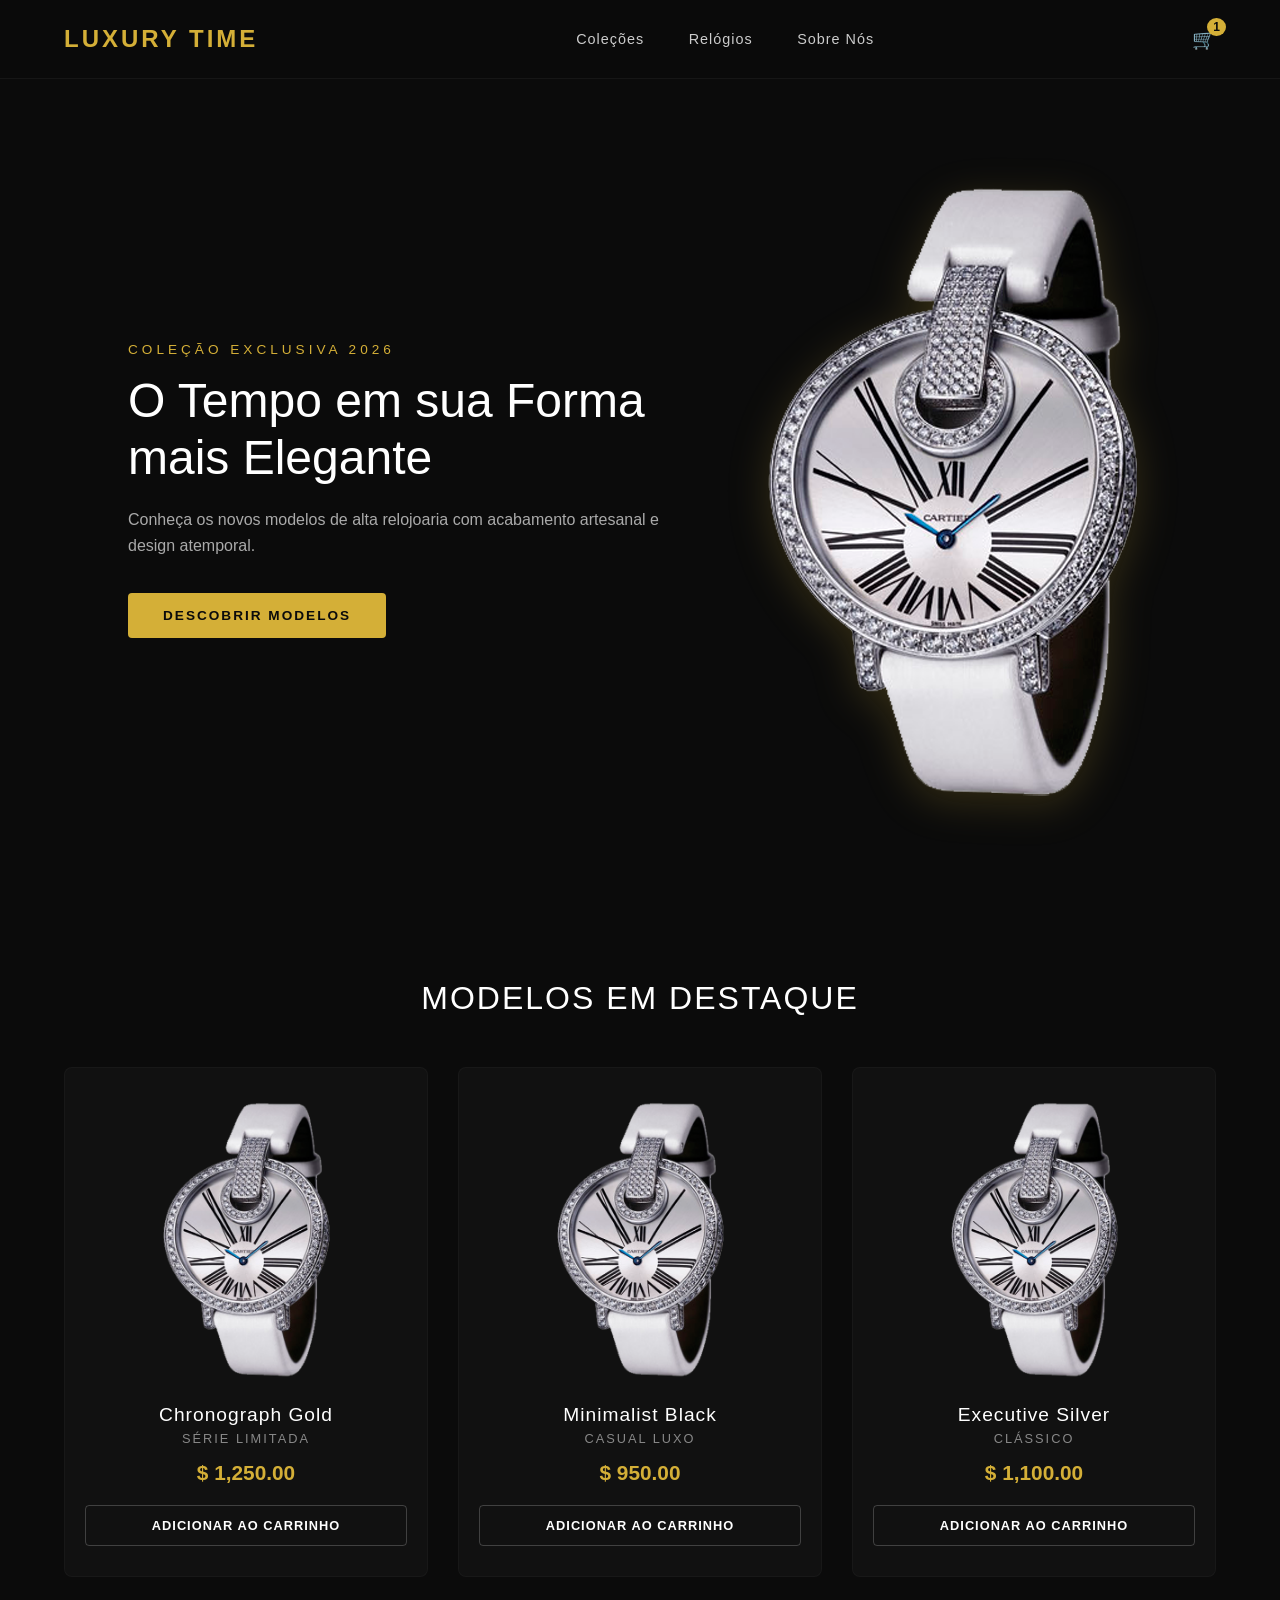
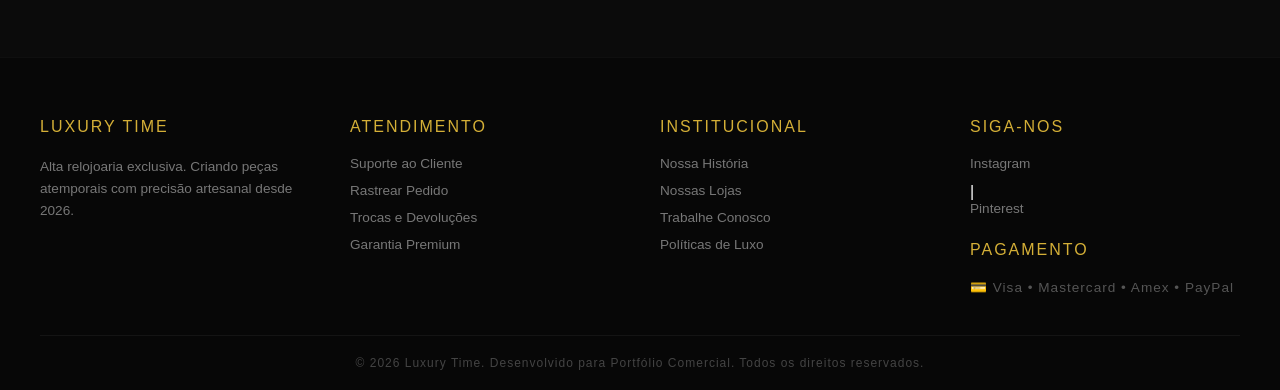
<file: index.html>
<!DOCTYPE html>
<html lang="pt-br">
<head>
    <meta charset="UTF-8">
    <meta name="viewport" content="width=device-width, initial-scale=1.0">
    <title>Luxury Time - E-commerce Template</title>
    <link rel="stylesheet" href="style.css">
</head>
<body>

    <!-- 1. BARRA DE TOPO DA LOJA (HEADER) -->
    <header class="topo-loja">
        <div class="logo">LUXURY TIME</div>
        
                <!-- Menu de Navegação Atualizado e Funcional -->
        <nav class="links-loja">
            <a href="#">Coleções</a>
            <a href="#vitrine">Relógios</a> <!-- Apontando para o id="vitrine" -->
            <a href="#">Sobre Nós</a>
        </nav>


                      <!-- ÍCONE DO CARRINHO COM LINK NA PÁGINA DE CARRINHO -->
        <a href="carrinho.html" class="carrinho-icone" style="text-decoration: none; color: inherit;">
            🛒 <span class="contador-itens">1</span>
        </a>

    </header>

    <!-- 2. BANNER PRINCIPAL DE DESTAQUE (HERO SECTION) -->
    <section class="banner-principal">
        <div class="banner-texto">
            <span class="subtitulo">Coleção Exclusiva 2026</span>
            <h1>O Tempo em sua Forma mais Elegante</h1>
            <p>Conheça os novos modelos de alta relojoaria com acabamento artesanal e design atemporal.</p>
            <a href="#vitrine" class="btn-descobrir">Descobrir Modelos</a>
        </div>

        <div class="banner-imagem">
            <img src="relogio.png" alt="Relógio de Luxo Premium">
        </div>
    </section>

        <!-- 3. VITRINE DE PRODUTOS COMPLETA -->
    <main id="vitrine" class="vitrine-produtos">
        
        <h2 class="titulo-vitrine">Modelos em Destaque</h2>

        <div class="grade-produtos">
            
            <!-- Produto 1 -->
            <div class="card-produto">
                <img src="relogio.png" alt="Relógio Gold Edition" class="img-produto">
                <h3>Chronograph Gold</h3>
                <p class="categoria">Série Limitada</p>
                <span class="preco-loja">$ 1,250.00</span>
                <button class="btn-carrinho">Adicionar ao Carrinho</button>
            </div>

            <!-- Produto 2 -->
            <div class="card-produto">
                <img src="relogio.png" alt="Relógio Black Matte" class="img-produto">
                <h3>Minimalist Black</h3>
                <p class="categoria">Casual Luxo</p>
                <span class="preco-loja">$ 950.00</span>
                <button class="btn-carrinho">Adicionar ao Carrinho</button>
            </div>

            <!-- Produto 3 -->
            <div class="card-produto">
                <img src="relogio.png" alt="Relógio Silver Executive" class="img-produto">
                <h3>Executive Silver</h3>
                <p class="categoria">Clássico</p>
                <span class="preco-loja">$ 1,100.00</span>
                <button class="btn-carrinho">Adicionar ao Carrinho</button>
            </div>

        </div>
    </main>

        <!-- 4. RODAPÉ DE LUXO (FOOTER) -->
    <footer class="rodape-loja">
        <div class="conteudo-rodape">
            
            <!-- Coluna 1: Sobre -->
            <div class="coluna-rodape">
                <h4>Luxury Time</h4>
                <p>Alta relojoaria exclusiva. Criando peças atemporais com precisão artesanal desde 2026.</p>
            </div>

            <!-- Coluna 2: Links Úteis -->
            <div class="coluna-rodape">
                <h4>Atendimento</h4>
                <a href="#">Suporte ao Cliente</a>
                <a href="#">Rastrear Pedido</a>
                <a href="#">Trocas e Devoluções</a>
                <a href="#">Garantia Premium</a>
            </div>

            <!-- Coluna 3: Institucional -->
            <div class="coluna-rodape">
                <h4>Institucional</h4>
                <a href="#">Nossa História</a>
                <a href="#">Nossas Lojas</a>
                <a href="#">Trabalhe Conosco</a>
                <a href="#">Políticas de Luxo</a>
            </div>

            <!-- Coluna 4: Redes Sociais e Pagamento -->
            <div class="coluna-rodape">
                <h4>Siga-nos</h4>
                <div class="redes-icones">
                    <a href="#">Instagram</a> | <a href="#">Pinterest</a>
                </div>
                <h4 class="titulo-pagamento">Pagamento</h4>
                <div class="pagamento-icones">
                    💳 Visa • Mastercard • Amex • PayPal
                </div>
            </div>

        </div>

        <!-- Linha de Direitos Autorais bem discreta -->
        <div class="direitos-autorais">
            <p>&copy; 2026 Luxury Time. Desenvolvido para Portfólio Comercial. Todos os direitos reservados.</p>
        </div>
    </footer>


</body>
</html>
</file>
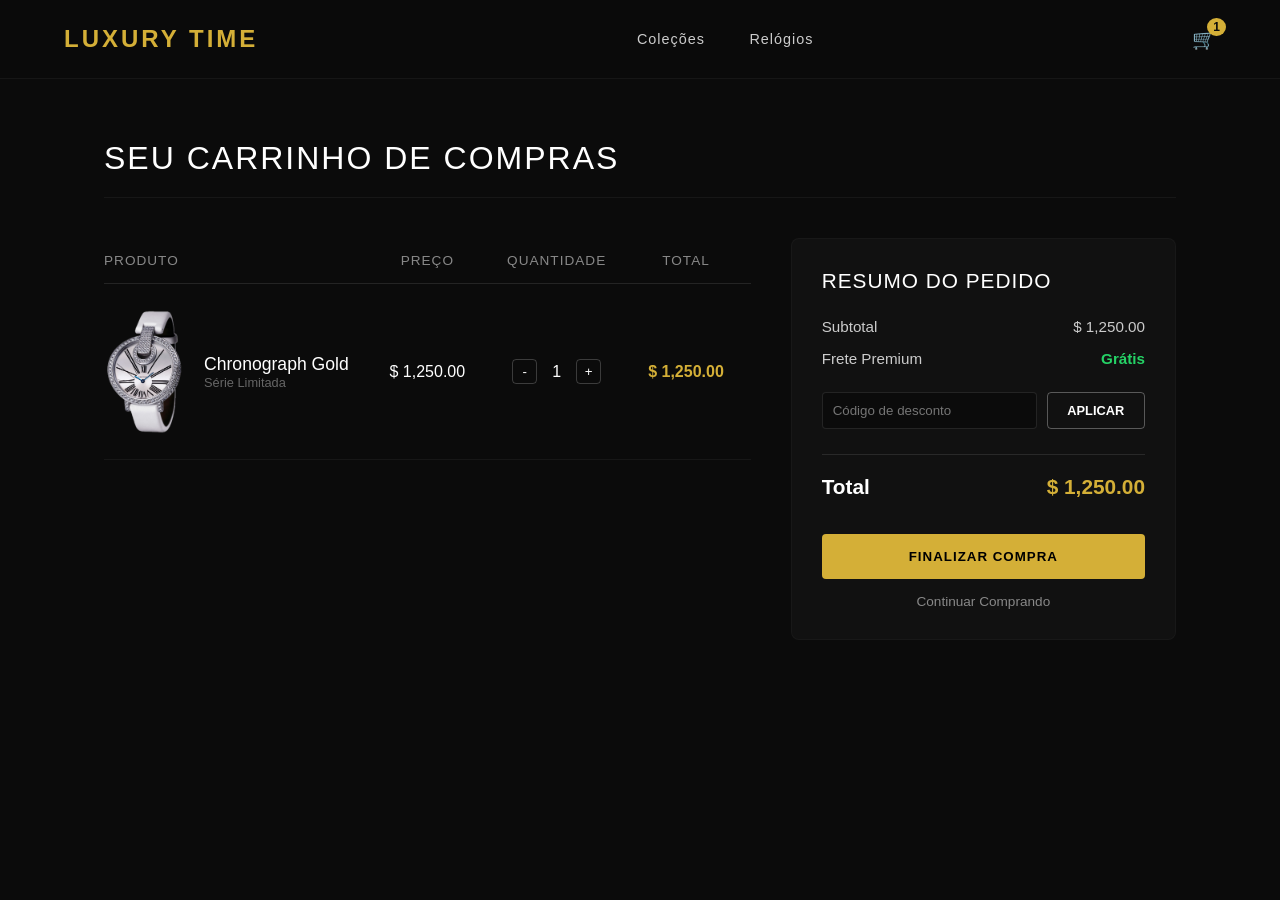
<file: carrinho.html>
<!DOCTYPE html>
<html lang="pt-br">
<head>
    <meta charset="UTF-8">
    <meta name="viewport" content="width=device-width, initial-scale=1.0">
    <title>Seu Carrinho - Luxury Time</title>
    <link rel="stylesheet" href="style.css">
</head>
<body>

    <!-- 1. HEADER (Igual ao da Home para manter a identidade) -->
    <header class="topo-loja">
        <div class="logo"><a href="index.html" style="text-decoration: none; color: #d4af37;">LUXURY TIME</a></div>
        
                <!-- Menu do Topo na tela do Carrinho -->
        <nav class="links-loja">
            <a href="index.html">Coleções</a>
            <a href="index.html#vitrine">Relógios</a> <!-- Volta para a home e desce para a vitrine -->
        </nav>

        <div class="carrinho-icone">
            🛒 <span class="contador-itens">1</span>
        </div>
    </header>

    <!-- 2. CONTEÚDO DO CARRINHO -->
    <main class="container-carrinho">
        <h1 class="titulo-pagina">Seu Carrinho de Compras</h1>

        <div class="layout-carrinho">
            
            <!-- Tabela de Itens (Esquerda) -->
            <div class="itens-carrinho">
                <div class="cabecalho-tabela">
                    <span>Produto</span>
                    <span>Preço</span>
                    <span>Quantidade</span>
                    <span>Total</span>
                </div>

                <!-- Item 1 -->
                <div class="linha-produto">
                    <div class="produto-detalhe">
                        <img src="relogio.png" alt="Relógio Gold">
                        <div>
                            <h3>Chronograph Gold</h3>
                            <p>Série Limitada</p>
                        </div>
                    </div>
                    <span class="preco-item">$ 1,250.00</span>
                    <div class="seletor-qtd">
                        <button>-</button>
                        <span>1</span>
                        <button>+</button>
                    </div>
                    <span class="total-item">$ 1,250.00</span>
                </div>
            </div>

            <!-- Resumo do Pedido (Direita) -->
            <div class="resumo-carrinho">
                <h2>Resumo do Pedido</h2>
                
                <div class="linha-resumo">
                    <span>Subtotal</span>
                    <span>$ 1,250.00</span>
                </div>
                <div class="linha-resumo">
                    <span>Frete Premium</span>
                    <span class="frete-gratis">Grátis</span>
                </div>
                
                <!-- Caixa de Cupom -->
                <div class="caixa-cupom">
                    <input type="text" placeholder="Código de desconto">
                    <button>Aplicar</button>
                </div>

                <div class="linha-resumo total-geral">
                    <span>Total</span>
                    <span>$ 1,250.00</span>
                </div>

                <button class="btn-finalizar">Finalizar Compra</button>
                <a href="index.html" class="btn-continuar">Continuar Comprando</a>
            </div>

        </div>
    </main>

</body>
</html>
</file>
<file: style.css>
/* RESET PADRÃO */
* {
    margin: 0;
    padding: 0;
    box-sizing: border-box;
}

body {
    background-color: #0b0b0b; /* Preto quase puro de luxo */
    font-family: 'Helvetica Neue', Arial, sans-serif;
    color: #ffffff;
}

/* ESTILIZAÇÃO DO TOPO (HEADER) */
.topo-loja {
    width: 100%;
    display: flex;
    justify-content: space-between; /* Separa logo, menu e carrinho nas pontas */
    align-items: center;
    padding: 25px 5%;
    background-color: rgba(11, 11, 11, 0.95);
    border-bottom: 1px solid rgba(255, 255, 255, 0.05); /* Linha divisória bem sutil */
    position: fixed; /* Deixa o topo preso na tela enquanto o usuário desce */
    top: 0;
    z-index: 1000;
}

.logo {
    font-size: 1.5rem;
    font-weight: bold;
    letter-spacing: 3px; /* Letras mais espaçadas para parecer chique */
    color: #d4af37; /* Cor Ouro */
}

.links-loja a {
    text-decoration: none;
    color: #cccccc;
    margin: 0 20px;
    font-size: 0.9rem;
    letter-spacing: 1px;
    transition: color 0.3s ease;
}

.links-loja a:hover {
    color: #d4af37; /* Muda para ouro ao passar o mouse */
}

/* Atualize para garantir que a tag de link 'a' se comporte direitinho */
.carrinho-icone {
    font-size: 1.2rem;
    cursor: pointer;      /* Faz o mouse virar a mãozinha */
    position: relative;
    display: inline-block; /* Garante que o link aceite o posicionamento do contador */
    text-decoration: none; /* Remove qualquer sublinhado feio de link */
}

.contador-itens {
    background-color: #d4af37;
    color: #0b0b0b;
    font-size: 0.75rem;
    font-weight: bold;
    padding: 2px 6px;
    border-radius: 50%;
    position: absolute;
    top: -10px;
    right: -10px;
}

/* BANNER PRINCIPAL (HERO) */
.banner-principal {
    width: 100%;
    height: 100vh; /* Ocupa a altura inteira da tela inicial */
    display: flex;
    justify-content: space-between;
    align-items: center;
    padding: 0 10%;
    background-color: #0b0b0b; /* Fundo preto puro chique */
    padding-top: 80px;/* Espaço para o menu do topo não cobrir o conteúdo */
}

/* Área que controla a imagem do relógio */
.banner-imagem {
    max-width: 450px; /* Controla o tamanho máximo do relógio na tela */
    display: flex;
    justify-content: center;
    align-items: center;
}

.banner-imagem img {
    width: 100%;
    height: auto;
    /* Efeito de sombra sutil para dar profundidade ao relógio no fundo preto */
    filter: drop-shadow(0px 10px 20px rgba(212, 175, 55, 0.2)); 
}

.banner-texto {
    max-width: 550px;
}

.banner-texto .subtitulo {
    color: #d4af37;
    text-transform: uppercase;
    font-size: 0.85rem;
    letter-spacing: 4px;
    display: block;
    margin-bottom: 15px;
}

.banner-texto h1 {
    font-size: 3rem;
    font-weight: 300; /* Letra mais fina e moderna */
    line-height: 1.2;
    margin-bottom: 20px;
}

.banner-texto p {
    color: #aaaaaa;
    font-size: 1rem;
    line-height: 1.6;
    margin-bottom: 35px;
}

.btn-descobrir {
    display: inline-block;
    text-decoration: none;
    color: #0b0b0b;
    background-color: #d4af37;
    padding: 15px 35px;
    font-weight: bold;
    font-size: 0.85rem;
    text-transform: uppercase;
    letter-spacing: 2px;
    border-radius: 4px;
    transition: transform 0.3s ease, background-color 0.3s ease;
}

.btn-descobrir:hover {
    transform: translateY(-3px); /* Efeito flutuar de leve */
    background-color: #f3cf5c;
}

/* 5. ESTILIZAÇÃO DA VITRINE E DOS PRODUTOS */
.vitrine-produtos {
    width: 100%;
    padding: 80px 5%;
    background-color: #0b0b0b;
    text-align: center;
}

.titulo-vitrine {
    font-size: 2rem;
    font-weight: 300;
    letter-spacing: 2px;
    margin-bottom: 50px;
    color: #ffffff;
    text-transform: uppercase;
}

/* Cria a grade que alinha os produtos lado a lado automaticamente */
.grade-produtos {
    display: grid;
    grid-template-columns: repeat(auto-fit, minmax(250px, 1fr));
    gap: 30px; /* Espaço entre os cartões */
    width: 100%;
    max-width: 1200px;
    margin: 0 auto;
}

/* O cartão do produto com estilo de luxo minimalista */
.card-produto {
    background-color: #111111; /* Um cinza/preto um pouquinho mais claro que o fundo */
    border: 1px solid rgba(255, 255, 255, 0.03);
    padding: 30px 20px;
    border-radius: 8px;
    text-align: center;
    transition: transform 0.3s ease, border-color 0.3s ease;
}

/* Efeito luxuoso ao passar o mouse no cartão */
.card-produto:hover {
    transform: translateY(-5px);
    border-color: rgba(214, 175, 87, 0.3); /* Acende uma bordinha dourada sutil */
}

.img-produto {
    max-width: 180px;
    height: auto;
    margin-bottom: 20px;
}

.card-produto h3 {
    font-size: 1.2rem;
    font-weight: 400;
    margin-bottom: 5px;
    letter-spacing: 1px;
}

.categoria {
    font-size: 0.8rem;
    color: #888888;
    text-transform: uppercase;
    letter-spacing: 2px;
    margin-bottom: 15px;
}

.preco-loja {
    display: block;
    font-size: 1.3rem;
    font-weight: bold;
    color: #d4af37; /* Preço em dourado */
    margin-bottom: 20px;
}

/* Botão de adicionar ao carrinho chique */
.btn-carrinho {
    width: 100%;
    background-color: transparent;
    color: #ffffff;
    border: 1px solid rgba(255, 255, 255, 0.2);
    padding: 12px 0;
    font-size: 0.8rem;
    font-weight: bold;
    text-transform: uppercase;
    letter-spacing: 1px;
    border-radius: 4px;
    cursor: pointer;
    transition: all 0.3s ease;
}

.btn-carrinho:hover {
    background-color: #ffffff;
    color: #0b0b0b; /* Inverte as cores ao passar o mouse */
    border-color: #ffffff;
}

/* 6. ESTILIZAÇÃO DO RODAPÉ (FOOTER) */
.rodape-loja {
    width: 100%;
    background-color: #070707; /* Um preto ainda mais profundo para o fim do site */
    padding: 60px 8px 20px 8px;
    border-top: 1px solid rgba(255, 255, 255, 0.03);
}

/* Organiza as 4 colunas lado a lado e faz quebrar em celulares */
.conteudo-rodape {
    display: flex;
    flex-wrap: wrap;
    justify-content: space-between;
    gap: 40px;
    width: 100%;
    max-width: 1200px;
    margin: 0 auto;
    padding-bottom: 40px;
    border-bottom: 1px solid rgba(255, 255, 255, 0.05);
}

.coluna-rodape {
    flex: 1;
    min-width: 220px; /* Garante que as colunas fiquem em pé */
}

.coluna-rodape h4 {
    color: #d4af37; /* Títulos do rodapé em dourado */
    font-size: 1rem;
    font-weight: 400;
    text-transform: uppercase;
    letter-spacing: 2px;
    margin-bottom: 20px;
}

.coluna-rodape p {
    color: #777777;
    font-size: 0.85rem;
    line-height: 1.6;
}

/* Estilo para as listas de links do rodapé */
.coluna-rodape a {
    display: block;
    text-decoration: none;
    color: #777777;
    font-size: 0.85rem;
    margin-bottom: 12px;
    transition: color 0.3s ease;
}

.coluna-rodape a:hover {
    color: #ffffff; /* Acende em branco ao passar o mouse */
}

.titulo-pagamento {
    margin-top: 25px;
}

.pagamento-icones {
    color: #555555;
    font-size: 0.85rem;
    letter-spacing: 1px;
}

/* Linha fina final de copyright */
.direitos-autorais {
    text-align: center;
    padding-top: 20px;
}

.direitos-autorais p {
    color: #444444;
    font-size: 0.75rem;
    letter-spacing: 1px;
}

/* 7. AJUSTE DE LUXO PARA CELULARES (RESPONSIVIDADE) */
@media (max-width: 768px) {
    /* Transforma o menu do topo em coluna para caber no celular */
    .topo-loja {
        flex-direction: column;
        gap: 15px;
        padding: 15px 5%;
    }

    /* Alinha os links do menu lado a lado, mas permite que o bloco respire */
    .links-loja {
        display: flex;
        justify-content: center;
        flex-wrap: wrap; /* Faz os links irem para baixo de forma organizada se faltar espaço */
        gap: 10px;
    }

    .links-loja a {
        margin: 0 10px; /* Diminui a distância entre as palavras para caber melhor */
        font-size: 0.8rem;
    }

    /* Ajusta o banner principal para não cortar o texto no celular */
    .banner-principal {
        flex-direction: column-reverse; /* Joga o relógio para cima do texto no celular, fica lindo! */
        justify-content: center;
        text-align: center;
        padding-top: 140px;
        height: auto;
        min-height: 100vh;
        gap: 30px;
    }

    .banner-texto h1 {
        font-size: 2rem; /* Diminui o tamanho da letra no celular */
    }

    .banner-imagem {
        max-width: 280px; /* Deixa o relógio menor em telas pequenas */
    }
}

/* 8. TELA DE CARRINHO DE COMPRAS */
.container-carrinho {
    width: 100%;
    max-width: 1200px;
    margin: 0 auto;
    padding: 140px 5% 60px 5%;
    background-color: #0b0b0b;
}

.titulo-pagina {
    font-size: 2rem;
    font-weight: 300;
    letter-spacing: 2px;
    text-transform: uppercase;
    margin-bottom: 40px;
    border-bottom: 1px solid rgba(255, 255, 255, 0.05);
    padding-bottom: 20px;
}

/* Divide a tela em duas colunas: itens na esquerda e resumo na direita */
.layout-carrinho {
    display: flex;
    gap: 40px;
    flex-wrap: wrap;
}

.itens-carrinho {
    flex: 2;
    min-width: 320px;
}

/* Estrutura de tabela moderna com Flexbox */
.cabecalho-tabela {
    display: flex;
    justify-content: space-between;
    padding: 15px 0;
    border-bottom: 1px solid rgba(255, 255, 255, 0.1);
    color: #888888;
    font-size: 0.85rem;
    text-transform: uppercase;
    letter-spacing: 1px;
}

.cabecalho-tabela span:first-child { flex: 2; }
.cabecalho-tabela span:not(:first-child) { flex: 1; text-align: center; }

.linha-produto {
    display: flex;
    justify-content: space-between;
    align-items: center;
    padding: 25px 0;
    border-bottom: 1px solid rgba(255, 255, 255, 0.05);
}

.produto-detalhe {
    flex: 2;
    display: flex;
    align-items: center;
    gap: 20px;
}

.produto-detalhe img {
    max-width: 80px;
    height: auto;
}

.produto-detalhe h3 {
    font-size: 1.1rem;
    font-weight: 400;
}

.produto-detalhe p {
    font-size: 0.8rem;
    color: #666;
}

.preco-item, .total-item {
    flex: 1;
    text-align: center;
    font-size: 1rem;
}

.total-item {
    color: #d4af37;
    font-weight: bold;
}

/* Seletor de quantidade chique */
.seletor-qtd {
    flex: 1;
    display: flex;
    justify-content: center;
    align-items: center;
    gap: 15px;
}

.seletor-qtd button {
    background: transparent;
    border: 1px solid rgba(255, 255, 255, 0.2);
    color: white;
    width: 25px;
    height: 25px;
    cursor: pointer;
    border-radius: 4px;
}

/* LATERAL DIREITA: RESUMO DE VALORES */
.resumo-carrinho {
    flex: 1;
    min-width: 300px;
    background-color: #111111;
    padding: 30px;
    border-radius: 8px;
    border: 1px solid rgba(255, 255, 255, 0.03);
    height: fit-content;
}

.resumo-carrinho h2 {
    font-size: 1.3rem;
    font-weight: 400;
    margin-bottom: 25px;
    letter-spacing: 1px;
    text-transform: uppercase;
}

.linha-resumo {
    display: flex;
    justify-content: space-between;
    margin-bottom: 15px;
    font-size: 0.95rem;
    color: #cccccc;
}

.frete-gratis {
    color: #25D366;
    font-weight: bold;
}

.caixa-cupom {
    display: flex;
    gap: 10px;
    margin: 25px 0;
}

.caixa-cupom input {
    flex: 2;
    background-color: #0b0b0b;
    border: 1px solid rgba(255, 255, 255, 0.1);
    padding: 10px;
    color: white;
    border-radius: 4px;
}

.caixa-cupom button {
    flex: 1;
    background-color: transparent;
    border: 1px solid rgba(255, 255, 255, 0.3);
    color: white;
    cursor: pointer;
    border-radius: 4px;
    font-weight: bold;
    font-size: 0.8rem;
    text-transform: uppercase;
}

.caixa-cupom button:hover {
    background-color: white;
    color: black;
}

.total-geral {
    border-top: 1px solid rgba(255, 255, 255, 0.1);
    padding-top: 20px;
    font-size: 1.3rem;
    font-weight: bold;
    color: white;
}

.total-geral span:last-child {
    color: #d4af37;
}

.btn-finalizar {
    width: 100%;
    background-color: #d4af37;
    color: black;
    border: none;
    padding: 15px 0;
    font-weight: bold;
    text-transform: uppercase;
    letter-spacing: 1px;
    border-radius: 4px;
    cursor: pointer;
    margin-top: 20px;
    transition: background-color 0.3s ease;
}

.btn-finalizar:hover {
    background-color: #f3cf5c;
}

.btn-continuar {
    display: block;
    text-align: center;
    color: #888888;
    text-decoration: none;
    font-size: 0.85rem;
    margin-top: 15px;
}

.btn-continuar:hover {
    color: white;
}

/* Responsividade rápida para a tabela do carrinho no celular */
@media (max-width: 600px) {
    .linha-produto {
        flex-direction: column;
        gap: 15px;
        text-align: center;
    }
    .produto-detalhe { flex-direction: column; }
}
</file>
